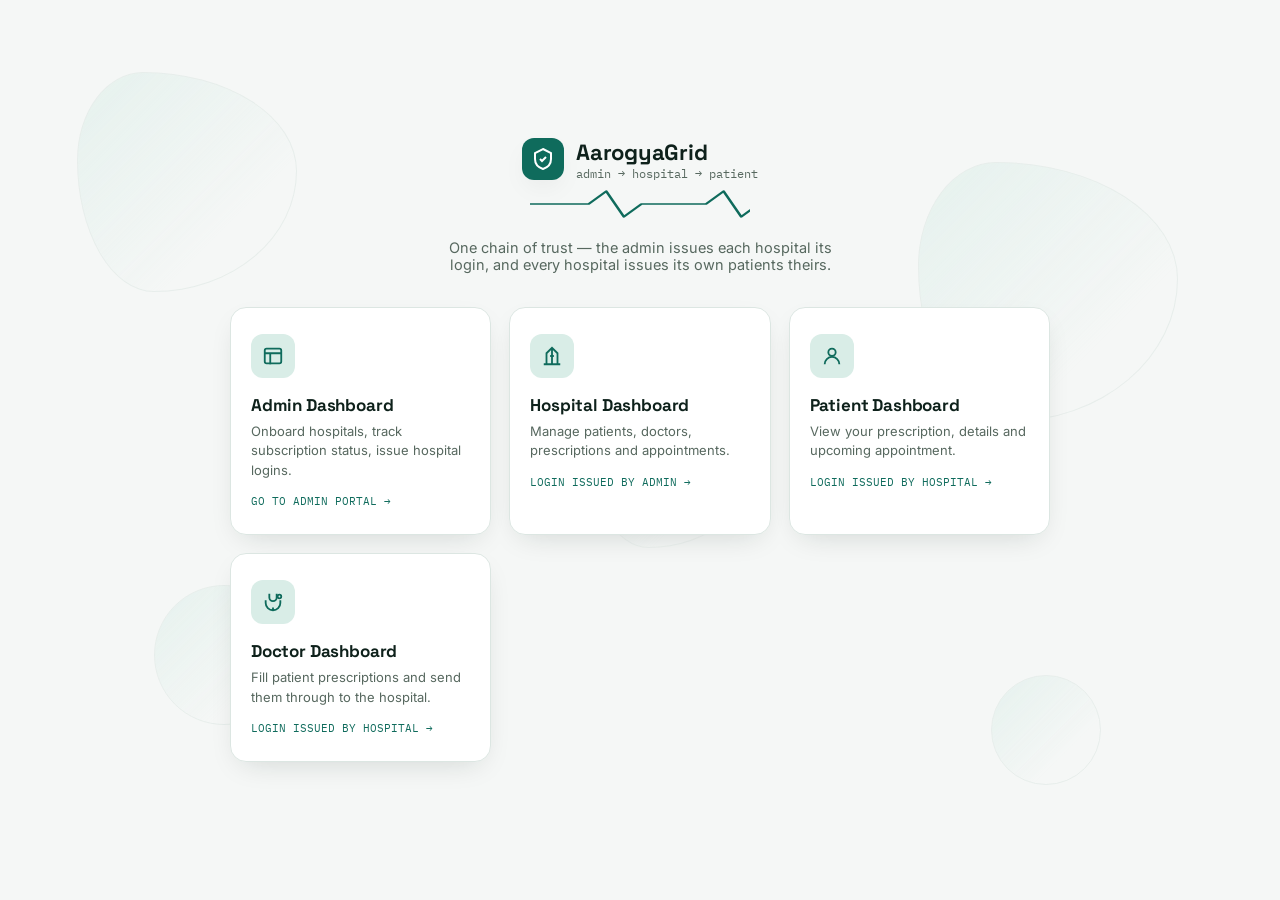
<file: frontend/index.html>
<!DOCTYPE html>
<html lang="en">
<head>
<meta charset="UTF-8">
<meta name="viewport" content="width=device-width, initial-scale=1.0">
<title>AarogyaGrid — Admin · Hospital · Patient</title>
<link rel="stylesheet" href="style.css">
</head>
<body>

<div class="bg-shapes" id="bgShapes">
  <span></span><span></span><span></span><span></span><span></span>
</div>

<!-- ============ AUTH SCREEN ============ -->
<section class="screen active" id="screen-auth">
  <div class="auth-shell">
    <div class="brand">
      <div class="brand-mark">
        <svg viewBox="0 0 24 24" fill="none" stroke-width="2"><path d="M12 2l8 4v6c0 5-3.4 8.5-8 10-4.6-1.5-8-5-8-10V6l8-4z"/><path d="M9 12l2 2 4-4"/></svg>
      </div>
      <div>
        <h1>AarogyaGrid</h1>
        <span>admin → hospital → patient</span>
      </div>
    </div>
    <div class="ecg" style="width:220px;margin-bottom:8px;">
      <svg viewBox="0 0 300 40" preserveAspectRatio="none"><path d="M0 20 L40 20 L52 5 L64 35 L76 20 L120 20 L132 5 L144 35 L156 20 L200 20 L212 5 L224 35 L236 20 L300 20 L312 5 L324 35 L336 20 L380 20 L392 5 L404 35 L416 20 L460 20 L472 5 L484 35 L496 20 L600 20"/></svg>
    </div>
    <p class="tagline">One chain of trust — the admin issues each hospital its login, and every hospital issues its own patients theirs.</p>

    <div class="role-select" id="roleSelect">
      <a class="role-card tilt" href="admin.html">
        <div class="icon"><svg viewBox="0 0 24 24" fill="none" stroke-width="2"><rect x="3" y="4" width="18" height="16" rx="2"/><path d="M3 9h18M9 21V9"/></svg></div>
        <h3>Admin Dashboard</h3>
        <p>Onboard hospitals, track subscription status, issue hospital logins.</p>
        <div class="chain">GO TO ADMIN PORTAL →</div>
      </a>
      <div class="role-card tilt" data-role="hospital">
        <div class="icon"><svg viewBox="0 0 24 24" fill="none" stroke-width="2"><path d="M12 3v18M3 21h18M6 21V9l6-6 6 6v12M10 12h4"/></svg></div>
        <h3>Hospital Dashboard</h3>
        <p>Manage patients, doctors, prescriptions and appointments.</p>
        <div class="chain">LOGIN ISSUED BY ADMIN →</div>
      </div>
      <div class="role-card tilt" data-role="patient">
        <div class="icon"><svg viewBox="0 0 24 24" fill="none" stroke-width="2"><circle cx="12" cy="8" r="4"/><path d="M4 21c0-4.4 3.6-8 8-8s8 3.6 8 8"/></svg></div>
        <h3>Patient Dashboard</h3>
        <p>View your prescription, details and upcoming appointment.</p>
        <div class="chain">LOGIN ISSUED BY HOSPITAL →</div>
      </div>
      <div class="role-card tilt" data-role="doctor">
        <div class="icon"><svg viewBox="0 0 24 24" fill="none" stroke-width="2"><path d="M8 3v4a4 4 0 008 0V3M4 10v3a8 8 0 0016 0v-3M12 21v-3"/><circle cx="19" cy="6" r="2"/></svg></div>
        <h3>Doctor Dashboard</h3>
        <p>Fill patient prescriptions and send them through to the hospital.</p>
        <div class="chain">LOGIN ISSUED BY HOSPITAL →</div>
      </div>
    </div>

    <!-- LOGIN / SIGNUP PANEL -->
    <div class="login-panel hidden" id="loginPanel">
      <button class="back-btn" id="backToRoles"><svg viewBox="0 0 24 24" fill="none" stroke-width="2"><path d="M15 18l-6-6 6-6"/></svg> Back</button>
      <h2 id="panelTitle">Hospital</h2>
      <p class="sub" id="panelSub">Sign in to your dashboard</p>

      <div class="err-msg" id="errMsg"></div>

      <form id="signinForm">
        <div class="field">
          <label id="signinIdLabel">Login ID</label>
          <input type="text" id="signinId" placeholder="e.g. hosp_sunrise" required>
        </div>
        <div class="field">
          <label>Password</label>
          <input type="password" id="signinPass" placeholder="••••••••" required>
        </div>
        <button class="btn btn-primary" type="submit">Sign In</button>
      </form>
    </div>
  </div>
</section>

<!-- ============ DASHBOARD SCREEN ============ -->
<section class="screen" id="screen-dash">
  <div class="dash-wrap">
    <aside class="sidebar">
      <div class="brand">
        <div class="brand-mark" style="width:34px;height:34px;">
          <svg viewBox="0 0 24 24" fill="none" stroke-width="2" style="width:18px;height:18px;"><path d="M12 2l8 4v6c0 5-3.4 8.5-8 10-4.6-1.5-8-5-8-10V6l8-4z"/></svg>
        </div>
        <h1>AarogyaGrid</h1>
        <button class="sidebar-toggle" id="sidebarToggle" title="Collapse sidebar">
          <svg viewBox="0 0 24 24" fill="none" stroke-width="2"><path d="M15 18l-6-6 6-6"/></svg>
        </button>
      </div>

      <nav id="navItems"></nav>
      <div class="nav-spacer"></div>

      <div class="theme-toggle" id="themeToggle">
        <span id="themeLabel">Night Mode</span>
        <svg id="themeIcon" viewBox="0 0 24 24" fill="none" stroke-width="2" stroke="currentColor"><path d="M21 12.8A9 9 0 1111.2 3 7 7 0 0021 12.8z"/></svg>
      </div>

      <div class="profile-strip" id="profileStrip">
        <div class="avatar" id="sideAvatar">?</div>
        <div class="who">
          <b id="sideName">—</b>
          <span id="sideId">—</span>
        </div>
      </div>
      <button class="btn logout-btn" id="logoutBtn">
        <svg viewBox="0 0 24 24" fill="none" stroke-width="2"><path d="M9 21H5a2 2 0 01-2-2V5a2 2 0 012-2h4M16 17l5-5-5-5M21 12H9"/></svg>
        <span>Log Out</span>
      </button>
    </aside>

    <main class="content">

      <!-- ================= HOSPITAL: OVERVIEW ================= -->
      <div class="section" data-section="hospital-overview">
        <div class="content-head">
          <div><h2 id="hospGreetName">Hospital Dashboard</h2><p>Patients, doctors, prescriptions and appointments — all in one place.</p></div>
        </div>
        <div id="hospSubBanner"></div>
        <div class="stat-grid">
          <div class="stat-card tilt acc-primary"><div class="n" id="statTotalPatients">0</div><div class="l">Patients added</div></div>
          <div class="stat-card tilt acc-accent"><div class="n" id="statTotalDoctors">0</div><div class="l">Doctors on record</div></div>
          <div class="stat-card tilt" style="color:var(--success)"><div class="n" id="statUpcomingAppts">0</div><div class="l">Upcoming appointments</div></div>
        </div>
      </div>

      <!-- ================= HOSPITAL: PATIENTS ================= -->
      <div class="section" data-section="hospital-patients">
        <div class="content-head">
          <div><h2>Patients</h2><p>Add a patient's record, prescription and appointment date, then share their login.</p></div>
        </div>
        <div class="panel">
          <div class="panel-head">
            <div><h3>Patient Records</h3><p>You add every patient yourself — nothing here is generated automatically.</p></div>
            <button class="btn btn-primary btn-sm" id="toggleAddPatient">+ Add Patient</button>
          </div>

          <form class="form-grid hidden" id="addPatientForm" style="margin-bottom:18px;">
            <div class="field"><label>Patient Name</label><input required id="p_name" placeholder="Full name"></div>
            <div class="field"><label>Age / Gender</label><input required id="p_age" placeholder="e.g. 34 / Female"></div>
            <div class="field"><label>Login ID for patient</label><input required id="p_id" placeholder="e.g. pat_asha"></div>
            <div class="field"><label>Password for patient</label><input required id="p_pass" placeholder="Set a password"></div>
            <div class="field"><label>Phone Number</label><input required id="p_phone" placeholder="Patient phone"></div>
            <div class="field"><label>Appointment Date</label><input required type="date" id="p_appt"></div>
            <div class="field full"><label>Prescription</label><textarea id="p_rx" placeholder="Medicines, dosage, instructions..."></textarea></div>
            <div class="field full"><label>Prescription Photo (optional)</label><input type="file" id="p_rx_image" accept="image/*"></div>
            <div class="full" style="display:flex;gap:10px;">
              <button class="btn btn-primary" type="submit">Save Patient</button>
              <button class="btn btn-ghost" type="button" id="cancelAddPatient">Cancel</button>
            </div>
          </form>

          <div class="list" id="patientList"></div>
        </div>
      </div>

      <!-- ================= HOSPITAL: DOCTORS ================= -->
      <div class="section" data-section="hospital-doctors">
        <div class="content-head">
          <div><h2>Doctors</h2><p>Keep a record of the doctors practising at your hospital.</p></div>
        </div>
        <div class="panel">
          <div class="panel-head">
            <div><h3>Doctor Records</h3><p></p></div>
            <button class="btn btn-primary btn-sm" id="toggleAddDoctor">+ Add Doctor</button>
          </div>

          <form class="form-grid hidden" id="addDoctorForm" style="margin-bottom:18px;">
            <div class="field"><label>Doctor Name</label><input required id="d_name" placeholder="Dr. full name"></div>
            <div class="field"><label>Specialization</label><input required id="d_spec" placeholder="e.g. Cardiology"></div>
            <div class="field"><label>Login ID for doctor</label><input required id="d_id" placeholder="e.g. doc_sharma"></div>
            <div class="field"><label>Password for doctor</label><input required id="d_pass" placeholder="Set a password"></div>
            <div class="field"><label>Phone</label><input required id="d_phone" placeholder="Doctor phone"></div>
            <div class="field"><label>Available Days</label><input id="d_days" placeholder="e.g. Mon, Wed, Fri"></div>
            <div class="full" style="display:flex;gap:10px;">
              <button class="btn btn-primary" type="submit">Save Doctor</button>
              <button class="btn btn-ghost" type="button" id="cancelAddDoctor">Cancel</button>
            </div>
          </form>

          <div class="list" id="doctorList"></div>
        </div>
      </div>

      <!-- ================= HOSPITAL: DOCTOR ↔ PATIENT ASSIGNMENTS ================= -->
      <div class="section" data-section="hospital-assignments">
        <div class="content-head">
          <div><h2>Doctor Assignments</h2><p>Prescriptions doctors have filled in, grouped by doctor — review, then push through to the patient.</p></div>
        </div>
        <div class="panel">
          <div class="panel-head">
            <div><h3>Which doctor has which patient</h3><p>Pending items haven't reached the patient's dashboard yet.</p></div>
          </div>
          <div id="assignmentsWrap"></div>
        </div>
      </div>

      <!-- ================= DOCTOR: OVERVIEW ================= -->
      <div class="section" data-section="doctor-overview">
        <div class="content-head">
          <div><h2 id="doctorGreetName">Doctor Dashboard</h2><p>Fill a patient's prescription and send it to your hospital.</p></div>
        </div>
        <div class="stat-grid">
          <div class="stat-card tilt acc-primary"><div class="n" id="statDoctorConsults">0</div><div class="l">Consultations submitted</div></div>
          <div class="stat-card tilt acc-accent"><div class="n" id="statDoctorPatients">0</div><div class="l">Patients handled</div></div>
          <div class="stat-card tilt" style="color:var(--success)"><div class="n" id="statDoctorApplied">0</div><div class="l">Reached patient dashboard</div></div>
        </div>
      </div>

      <!-- ================= DOCTOR: PATIENTS (fill a prescription) ================= -->
      <div class="section" data-section="doctor-patients">
        <div class="content-head">
          <div><h2>Hospital Patients</h2><p>Pick a patient and fill in their prescription — it goes to your hospital's dashboard for review.</p></div>
        </div>
        <div class="panel">
          <div class="panel-head">
            <div><h3>Add a Consultation</h3><p></p></div>
          </div>
          <form class="form-grid" id="addConsultForm">
            <div class="field full">
              <label>Patient</label>
              <select class="select-native" id="c_patient" required></select>
            </div>
            <div class="field"><label>Visit Date</label><input type="date" id="c_visit"></div>
            <div class="field full"><label>Prescription</label><textarea id="c_rx" placeholder="Medicines, dosage, instructions..." required></textarea></div>
            <div class="field full"><label>Notes (optional)</label><textarea id="c_notes" placeholder="Diagnosis, follow-up notes..."></textarea></div>
            <div class="full">
              <button class="btn btn-primary" type="submit">Send to Hospital</button>
            </div>
          </form>
        </div>
      </div>

      <!-- ================= DOCTOR: MY CONSULTATIONS ================= -->
      <div class="section" data-section="doctor-consultations">
        <div class="content-head">
          <div><h2>My Consultations</h2><p>Everything you've submitted, and whether it has reached the patient yet.</p></div>
        </div>
        <div class="panel">
          <div class="list" id="doctorConsultList"></div>
        </div>
      </div>

      <!-- ================= PATIENT: OVERVIEW ================= -->
      <div class="section" data-section="patient-overview">
        <div class="content-head">
          <div><h2 id="patientGreet">Welcome</h2><p>Your prescription, appointment and hospital details.</p></div>
        </div>
        <div id="patientNotifyWrap"></div>
        <div id="patientNextMeet"></div>

        <div class="panel">
          <div class="panel-head"><div><h3>Your Prescription</h3><p>Issued by your hospital</p></div></div>
          <p id="patientRx" style="font-size:14.5px;line-height:1.7;color:var(--ink);"></p>
          <img id="patientRxImage" class="rx-image hidden" alt="Prescription photo">
        </div>

        <div class="panel">
          <div class="panel-head"><div><h3>Your Details</h3></div></div>
          <div class="form-grid" id="patientDetailsGrid"></div>
        </div>
      </div>

    </main>
  </div>
</section>

<!-- ============ PROFILE MODAL ============ -->
<div class="modal-overlay hidden" id="profileModal">
  <div class="modal">
    <button class="modal-close" id="closeProfileModal"><svg viewBox="0 0 24 24" fill="none" stroke-width="2"><path d="M18 6L6 18M6 6l12 12"/></svg></button>

    <div class="id-badge">
      <div class="bhead">
        <div class="bavatar" id="modalAvatar">
          <span id="modalAvatarText">?</span>
          <input type="file" id="avatarInput" accept="image/*" title="Click to change photo">
        </div>
        <div>
          <div class="bname" id="modalName">—</div>
          <div class="brole" id="modalRole">role</div>
        </div>
      </div>
      <div class="bbar"></div>
    </div>

    <form id="profileForm">
      <div id="profileFields"></div>
      <button class="btn btn-primary" type="submit" style="margin-top:6px;">Save Changes</button>
    </form>
  </div>
</div>

<div class="toast-wrap" id="toastWrap"></div>

<script src="shared.js"></script>
<script src="app.js"></script>
</body>
</html>
</file>
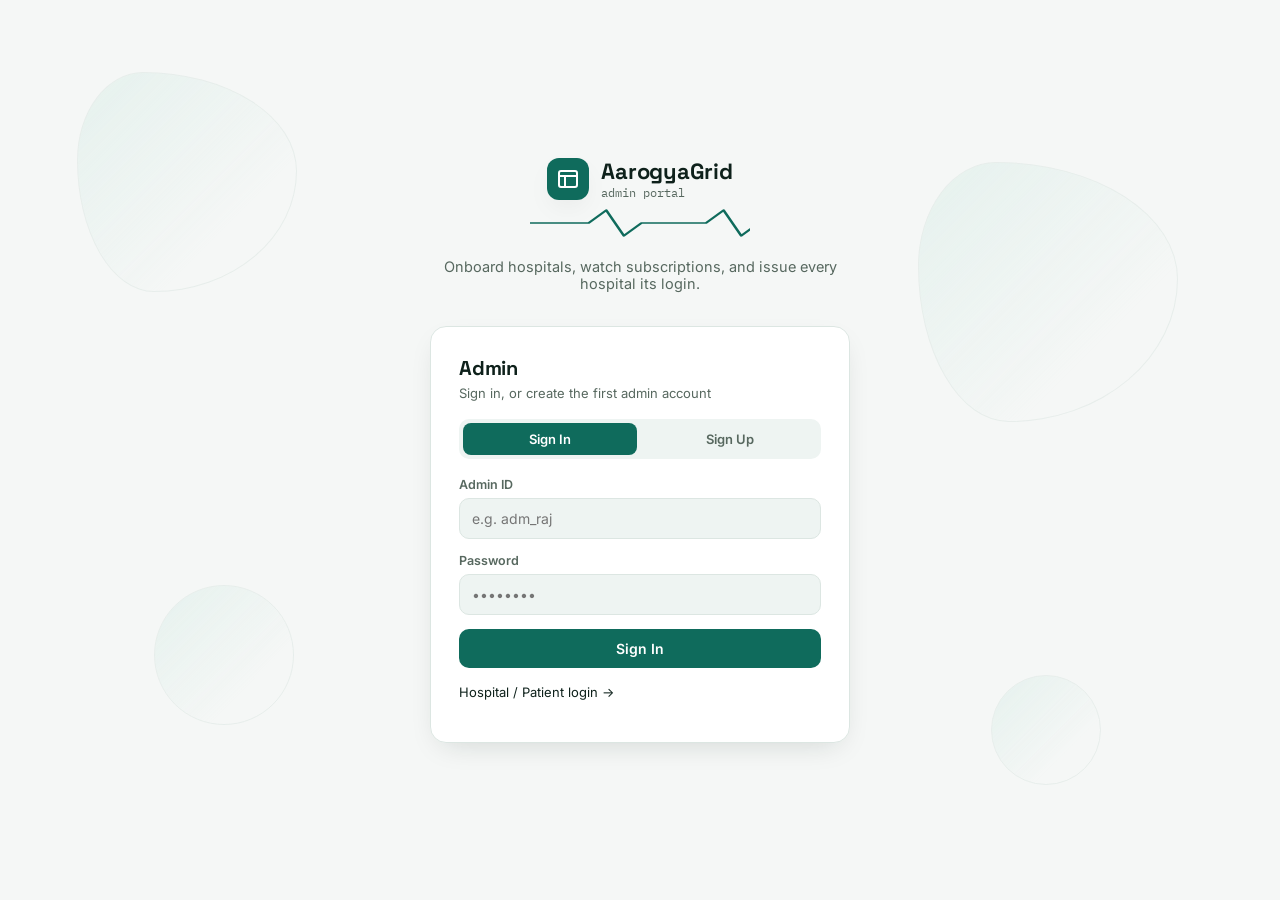
<file: frontend/admin.html>
<!DOCTYPE html>
<html lang="en">
<head>
<meta charset="UTF-8">
<meta name="viewport" content="width=device-width, initial-scale=1.0">
<title>AarogyaGrid — Admin Portal</title>
<link rel="stylesheet" href="style.css">
</head>
<body>

<div class="bg-shapes" id="bgShapes">
  <span></span><span></span><span></span><span></span><span></span>
</div>

<!-- ============ AUTH SCREEN ============ -->
<section class="screen active" id="screen-auth">
  <div class="auth-shell">
    <div class="brand">
      <div class="brand-mark">
        <svg viewBox="0 0 24 24" fill="none" stroke-width="2"><rect x="3" y="4" width="18" height="16" rx="2"/><path d="M3 9h18M9 21V9"/></svg>
      </div>
      <div>
        <h1>AarogyaGrid</h1>
        <span>admin portal</span>
      </div>
    </div>
    <div class="ecg" style="width:220px;margin-bottom:8px;">
      <svg viewBox="0 0 300 40" preserveAspectRatio="none"><path d="M0 20 L40 20 L52 5 L64 35 L76 20 L120 20 L132 5 L144 35 L156 20 L200 20 L212 5 L224 35 L236 20 L300 20 L312 5 L324 35 L336 20 L380 20 L392 5 L404 35 L416 20 L460 20 L472 5 L484 35 L496 20 L600 20"/></svg>
    </div>
    <p class="tagline">Onboard hospitals, watch subscriptions, and issue every hospital its login.</p>

    <div class="login-panel" id="loginPanel">
      <h2 id="panelTitle">Admin</h2>
      <p class="sub" id="panelSub">Sign in, or create the first admin account</p>

      <div class="tabs" id="authTabs">
        <button data-tab="signin" class="active">Sign In</button>
        <button data-tab="signup">Sign Up</button>
      </div>

      <div class="err-msg" id="errMsg"></div>

      <form id="signinForm">
        <div class="field">
          <label>Admin ID</label>
          <input type="text" id="signinId" placeholder="e.g. adm_raj" required>
        </div>
        <div class="field">
          <label>Password</label>
          <input type="password" id="signinPass" placeholder="••••••••" required>
        </div>
        <button class="btn btn-primary" type="submit">Sign In</button>
      </form>

      <form id="signupForm" class="hidden">
        <div class="field">
          <label>Full Name</label>
          <input type="text" id="suName" placeholder="Your name" required>
        </div>
        <div class="field">
          <label>Choose Login ID</label>
          <input type="text" id="suId" placeholder="e.g. adm_raj" required>
        </div>
        <div class="field">
          <label>Password</label>
          <input type="password" id="suPass" placeholder="Create a password" required>
        </div>
        <div class="field">
          <label>Mobile Number</label>
          <input type="tel" id="suMobile" placeholder="10-digit mobile number" required>
        </div>
        <button class="btn btn-primary" type="submit">Create Admin Account</button>
      </form>

      <a href="index.html" class="back-btn" style="margin-top:16px;justify-content:center;text-decoration:none;">
        Hospital / Patient login →
      </a>
    </div>
  </div>
</section>

<!-- ============ DASHBOARD SCREEN ============ -->
<section class="screen" id="screen-dash">
  <div class="dash-wrap">
    <aside class="sidebar">
      <div class="brand">
        <div class="brand-mark" style="width:34px;height:34px;">
          <svg viewBox="0 0 24 24" fill="none" stroke-width="2" style="width:18px;height:18px;"><rect x="3" y="4" width="18" height="16" rx="2"/><path d="M3 9h18M9 21V9"/></svg>
        </div>
        <h1>AarogyaGrid</h1>
        <button class="sidebar-toggle" id="sidebarToggle" title="Collapse sidebar">
          <svg viewBox="0 0 24 24" fill="none" stroke-width="2"><path d="M15 18l-6-6 6-6"/></svg>
        </button>
      </div>

      <nav id="navItems">
        <div class="nav-item active" data-nav="admin-overview">
          <svg viewBox="0 0 24 24" fill="none" stroke-width="2"><rect x="3" y="4" width="18" height="16" rx="2"/><path d="M3 9h18M9 21V9"/></svg>
          <span>Hospitals</span>
        </div>
      </nav>
      <div class="nav-spacer"></div>

      <a href="index.html" class="nav-item" style="text-decoration:none;">
        <svg viewBox="0 0 24 24" fill="none" stroke-width="2"><path d="M10 14a4 4 0 006 0l3-3a4 4 0 00-6-6l-1 1M14 10a4 4 0 00-6 0l-3 3a4 4 0 006 6l1-1"/></svg>
        <span>Hospital / Patient portal</span>
      </a>

      <div class="theme-toggle" id="themeToggle">
        <span id="themeLabel">Night Mode</span>
        <svg id="themeIcon" viewBox="0 0 24 24" fill="none" stroke-width="2" stroke="currentColor"><path d="M21 12.8A9 9 0 1111.2 3 7 7 0 0021 12.8z"/></svg>
      </div>

      <div class="profile-strip" id="profileStrip">
        <div class="avatar" id="sideAvatar">?</div>
        <div class="who">
          <b id="sideName">—</b>
          <span id="sideId">—</span>
        </div>
      </div>
      <button class="btn logout-btn" id="logoutBtn">
        <svg viewBox="0 0 24 24" fill="none" stroke-width="2"><path d="M9 21H5a2 2 0 01-2-2V5a2 2 0 012-2h4M16 17l5-5-5-5M21 12H9"/></svg>
        <span>Log Out</span>
      </button>
    </aside>

    <main class="content">
      <div class="section active" data-section="admin-overview">
        <div class="content-head">
          <div><h2>Hospital Network</h2><p>Every hospital you have onboarded, and whether its subscription is live.</p></div>
        </div>
        <div class="stat-grid">
          <div class="stat-card tilt acc-primary"><div class="n" id="statTotalHosp">0</div><div class="l">Hospitals added</div></div>
          <div class="stat-card tilt" style="color:var(--success)"><div class="n" id="statActiveHosp">0</div><div class="l">Active subscriptions</div></div>
          <div class="stat-card tilt acc-danger"><div class="n" id="statExpiredHosp">0</div><div class="l">Expired subscriptions</div></div>
          <div class="stat-card tilt acc-accent"><div class="n" id="statUsingHosp">0</div><div class="l">Hospitals actively in use</div></div>
        </div>

        <div class="panel">
          <div class="panel-head">
            <div><h3>Registered Hospitals</h3><p>Onboard a new hospital and hand them the generated ID / password.</p></div>
            <button class="btn btn-primary btn-sm" id="toggleAddHospital">+ Add Hospital</button>
          </div>

          <form class="form-grid hidden" id="addHospitalForm" style="margin-bottom:18px;">
            <div class="field"><label>Hospital Name</label><input required id="h_name" placeholder="e.g. Sunrise Multispeciality"></div>
            <div class="field"><label>Login ID for hospital</label><input required id="h_id" placeholder="e.g. hosp_sunrise"></div>
            <div class="field"><label>Password for hospital</label><input required id="h_pass" placeholder="Set a password"></div>
            <div class="field"><label>Contact Phone</label><input required id="h_phone" placeholder="Hospital phone"></div>
            <div class="field"><label>Subscription Expiry Date</label><input required type="date" id="h_expiry"></div>
            <div class="field"><label>City / Address</label><input id="h_addr" placeholder="Optional"></div>
            <div class="full" style="display:flex;gap:10px;">
              <button class="btn btn-primary" type="submit">Save Hospital</button>
              <button class="btn btn-ghost" type="button" id="cancelAddHospital">Cancel</button>
            </div>
          </form>

          <div class="list" id="hospitalList"></div>
        </div>
      </div>
    </main>
  </div>
</section>

<!-- ============ PROFILE MODAL ============ -->
<div class="modal-overlay hidden" id="profileModal">
  <div class="modal">
    <button class="modal-close" id="closeProfileModal"><svg viewBox="0 0 24 24" fill="none" stroke-width="2"><path d="M18 6L6 18M6 6l12 12"/></svg></button>

    <div class="id-badge">
      <div class="bhead">
        <div class="bavatar" id="modalAvatar">
          <span id="modalAvatarText">?</span>
          <input type="file" id="avatarInput" accept="image/*" title="Click to change photo">
        </div>
        <div>
          <div class="bname" id="modalName">—</div>
          <div class="brole" id="modalRole">admin account</div>
        </div>
      </div>
      <div class="bbar"></div>
    </div>

    <form id="profileForm">
      <div id="profileFields"></div>
      <button class="btn btn-primary" type="submit" style="margin-top:6px;">Save Changes</button>
    </form>
  </div>
</div>

<div class="toast-wrap" id="toastWrap"></div>

<script src="shared.js"></script>
<script src="admin.js"></script>
</body>
</html>
</file>
<file: frontend/style.css>
/* ============================================================
   AarogyaGrid — Admin → Hospital → Patient credential chain
   ============================================================ */

@import url('https://fonts.googleapis.com/css2?family=Space+Grotesk:wght@500;600;700&family=Inter:wght@400;500;600;700&family=IBM+Plex+Mono:wght@400;500;600&display=swap');

:root{
  --bg:#F5F7F6;
  --surface:#FFFFFF;
  --surface-2:#EEF4F2;
  --ink:#0E211B;
  --ink-dim:#57685F;
  --primary:#0F6B5C;
  --primary-2:#12876F;
  --primary-soft:#D9EDE7;
  --accent:#C97C1F;
  --accent-soft:#F6E4C7;
  --danger:#B33A3A;
  --danger-soft:#F5DADA;
  --success:#2E9E6C;
  --success-soft:#D9F0E4;
  --border:#DCE6E2;
  --shadow:0 10px 30px -12px rgba(14,33,27,.18);
  --font-display:'Space Grotesk',sans-serif;
  --font-body:'Inter',sans-serif;
  --font-mono:'IBM Plex Mono',monospace;
  --radius:16px;
  color-scheme:light;
}

body.dark{
  --bg:#08120F;
  --surface:#101B18;
  --surface-2:#152420;
  --ink:#E8F3EF;
  --ink-dim:#8FA69D;
  --primary:#2FD9AC;
  --primary-2:#56E8C4;
  --primary-soft:#123B31;
  --accent:#F2B84B;
  --accent-soft:#3A2C13;
  --danger:#FF7B7B;
  --danger-soft:#3B1717;
  --success:#4FD68C;
  --success-soft:#123322;
  --border:#1D2B27;
  --shadow:0 10px 34px -12px rgba(0,0,0,.55);
  color-scheme:dark;
}

*{box-sizing:border-box;}
html,body{height:100%;}
body{
  margin:0;
  background:var(--bg);
  color:var(--ink);
  font-family:var(--font-body);
  -webkit-font-smoothing:antialiased;
  transition:background .35s ease,color .35s ease;
  overflow-x:hidden;
}
h1,h2,h3,h4{font-family:var(--font-display);margin:0;letter-spacing:-.01em;}
p{margin:0;}
button{font-family:var(--font-body);}
input,select,textarea{font-family:var(--font-body);}
::selection{background:var(--primary);color:#fff;}

.mono{font-family:var(--font-mono);}

/* ---------- utility ---------- */
.hidden{display:none !important;}
.screen{display:none;min-height:100vh;}
.screen.active{display:block;}

/* ---------- floating 3D backdrop shapes ---------- */
.bg-shapes{position:fixed;inset:0;overflow:hidden;z-index:0;pointer-events:none;perspective:1000px;}
.bg-shapes span{
  position:absolute;
  border-radius:30% 70% 65% 35%/40% 45% 55% 60%;
  background:linear-gradient(135deg,var(--primary-soft),transparent 70%);
  border:1px solid var(--border);
  opacity:.55;
  animation:float 16s ease-in-out infinite;
  transform-style:preserve-3d;
}
.bg-shapes span:nth-child(1){width:220px;height:220px;top:8%;left:6%;animation-duration:18s;}
.bg-shapes span:nth-child(2){width:140px;height:140px;top:65%;left:12%;animation-duration:14s;animation-delay:-4s;border-radius:50%;}
.bg-shapes span:nth-child(3){width:260px;height:260px;top:18%;right:8%;animation-duration:20s;animation-delay:-8s;}
.bg-shapes span:nth-child(4){width:110px;height:110px;top:75%;right:14%;animation-duration:12s;animation-delay:-2s;border-radius:50%;}
.bg-shapes span:nth-child(5){width:170px;height:170px;top:42%;left:46%;animation-duration:22s;animation-delay:-10s;opacity:.35;}
@keyframes float{
  0%,100%{transform:translate3d(0,0,0) rotateX(0deg) rotateY(0deg);}
  25%{transform:translate3d(18px,-24px,30px) rotateX(12deg) rotateY(-10deg);}
  50%{transform:translate3d(-14px,16px,-20px) rotateX(-8deg) rotateY(14deg);}
  75%{transform:translate3d(10px,26px,10px) rotateX(6deg) rotateY(-6deg);}
}

/* ---------- ECG signature motif ---------- */
.ecg{width:100%;height:34px;overflow:hidden;}
.ecg svg{width:200%;height:100%;animation:ecgmove 5.5s linear infinite;}
.ecg path{fill:none;stroke:var(--primary);stroke-width:2;stroke-linecap:round;stroke-linejoin:round;}
@keyframes ecgmove{from{transform:translateX(0);}to{transform:translateX(-50%);}}

/* ============================================================
   AUTH SCREEN
   ============================================================ */
.auth-shell{position:relative;z-index:1;min-height:100vh;display:flex;flex-direction:column;align-items:center;justify-content:center;padding:32px 20px;}
.brand{display:flex;align-items:center;gap:12px;margin-bottom:6px;}
.brand-mark{width:42px;height:42px;border-radius:12px;background:var(--primary);display:flex;align-items:center;justify-content:center;transform:rotateY(0deg);transition:transform .6s ease;box-shadow:var(--shadow);}
.brand-mark svg{width:24px;height:24px;stroke:#fff;}
.brand:hover .brand-mark{transform:rotateY(360deg);}
.brand h1{font-size:22px;color:var(--ink);}
.brand span{display:block;font-size:12px;color:var(--ink-dim);font-family:var(--font-mono);}

.tagline{margin:10px 0 34px;color:var(--ink-dim);font-size:14.5px;text-align:center;max-width:420px;}

.role-select{display:grid;grid-template-columns:repeat(3,1fr);gap:18px;max-width:820px;width:100%;}
.role-card{
  background:var(--surface);border:1px solid var(--border);border-radius:var(--radius);
  padding:26px 20px;text-align:left;cursor:pointer;position:relative;overflow:hidden;
  box-shadow:var(--shadow);transform-style:preserve-3d;transition:transform .15s ease,border-color .2s ease;
}
.role-card:hover{border-color:var(--primary);}
a.role-card,a.back-btn{text-decoration:none;color:inherit;}
.role-card .icon{width:44px;height:44px;border-radius:12px;background:var(--primary-soft);display:flex;align-items:center;justify-content:center;margin-bottom:16px;}
.role-card .icon svg{width:22px;height:22px;stroke:var(--primary);}
.role-card h3{font-size:17px;margin-bottom:6px;}
.role-card p{font-size:13px;color:var(--ink-dim);line-height:1.5;}
.role-card .chain{margin-top:14px;font-family:var(--font-mono);font-size:11px;color:var(--primary);}

.login-panel{background:var(--surface);border:1px solid var(--border);border-radius:var(--radius);box-shadow:var(--shadow);width:100%;max-width:420px;padding:28px;position:relative;z-index:1;}
.back-btn{display:inline-flex;align-items:center;gap:6px;background:none;border:none;color:var(--ink-dim);font-size:13px;cursor:pointer;padding:0;margin-bottom:14px;}
.back-btn svg{width:14px;height:14px;stroke:var(--ink-dim);}
.login-panel h2{font-size:20px;margin-bottom:4px;}
.login-panel .sub{font-size:13px;color:var(--ink-dim);margin-bottom:18px;}

.tabs{display:flex;gap:6px;background:var(--surface-2);padding:4px;border-radius:10px;margin-bottom:18px;}
.tabs button{flex:1;padding:8px 10px;border:none;background:transparent;border-radius:8px;font-size:13px;font-weight:600;color:var(--ink-dim);cursor:pointer;transition:all .2s ease;}
.tabs button.active{background:var(--primary);color:#fff;}

.field{margin-bottom:14px;}
.field label{display:block;font-size:12.5px;font-weight:600;color:var(--ink-dim);margin-bottom:6px;}
.field input,.field select,.field textarea{
  width:100%;padding:11px 12px;border-radius:10px;border:1px solid var(--border);
  background:var(--surface-2);color:var(--ink);font-size:14px;outline:none;transition:border-color .2s ease;
}
.field input:focus,.field select:focus,.field textarea:focus{border-color:var(--primary);}
.field textarea{resize:vertical;min-height:80px;}
.field .hint{font-size:11.5px;color:var(--ink-dim);margin-top:5px;}

.btn{
  display:inline-flex;align-items:center;justify-content:center;gap:8px;
  padding:11px 18px;border-radius:10px;border:none;font-weight:600;font-size:14px;cursor:pointer;
  transition:transform .12s ease,filter .2s ease;
}
.btn:active{transform:scale(.97);}
.btn-primary{background:var(--primary);color:#fff;width:100%;}
.btn-primary:hover{filter:brightness(1.08);}
.btn-ghost{background:var(--surface-2);color:var(--ink);border:1px solid var(--border);}
.btn-danger{background:var(--danger-soft);color:var(--danger);}
.btn-sm{padding:7px 12px;font-size:12.5px;border-radius:8px;}
.btn svg{width:15px;height:15px;}

.err-msg{background:var(--danger-soft);color:var(--danger);font-size:13px;padding:9px 12px;border-radius:8px;margin-bottom:12px;display:none;}
.err-msg.show{display:block;}

/* ============================================================
   DASHBOARD LAYOUT
   ============================================================ */
.dash-wrap{display:flex;min-height:100vh;}
.sidebar{
  width:230px;flex-shrink:0;background:var(--surface);border-right:1px solid var(--border);
  display:flex;flex-direction:column;padding:22px 16px;position:sticky;top:0;height:100vh;
}
.sidebar .brand{margin-bottom:24px;padding-left:4px;}
.sidebar .brand h1{font-size:16.5px;}
.nav-item{
  display:flex;align-items:center;gap:11px;padding:10px 12px;border-radius:10px;cursor:pointer;
  color:var(--ink-dim);font-size:13.5px;font-weight:600;margin-bottom:3px;transition:background .18s ease,color .18s ease;
}
.nav-item svg{width:17px;height:17px;stroke:currentColor;flex-shrink:0;}
.nav-item:hover{background:var(--surface-2);color:var(--ink);}
.nav-item.active{background:var(--primary-soft);color:var(--primary);}
.nav-spacer{flex:1;}
.theme-toggle{
  display:flex;align-items:center;justify-content:space-between;background:var(--surface-2);
  border-radius:10px;padding:9px 12px;cursor:pointer;margin-bottom:10px;font-size:12.5px;font-weight:600;color:var(--ink-dim);
}
.theme-toggle svg{width:15px;height:15px;}
.profile-strip{
  display:flex;align-items:center;gap:10px;padding:9px;border-radius:10px;cursor:pointer;border:1px solid var(--border);background:var(--surface-2);
  transition:border-color .2s ease;
}
.profile-strip:hover{border-color:var(--primary);}
.avatar{width:34px;height:34px;border-radius:9px;background:var(--primary);color:#fff;display:flex;align-items:center;justify-content:center;font-weight:700;font-size:13px;flex-shrink:0;background-size:cover;background-position:center;}
.profile-strip .who{overflow:hidden;}
.profile-strip .who b{display:block;font-size:12.5px;white-space:nowrap;overflow:hidden;text-overflow:ellipsis;}
.profile-strip .who span{font-size:10.5px;color:var(--ink-dim);font-family:var(--font-mono);}
.logout-btn{margin-top:8px;width:100%;justify-content:flex-start;background:transparent;color:var(--danger);}
.logout-btn:hover{background:var(--danger-soft);}

/* collapsible sidebar */
.sidebar-toggle{
  display:flex;align-items:center;justify-content:center;width:28px;height:28px;border-radius:8px;
  background:var(--surface-2);border:1px solid var(--border);color:var(--ink-dim);cursor:pointer;
  flex-shrink:0;transition:background .18s ease,color .18s ease;
}
.sidebar-toggle:hover{background:var(--primary-soft);color:var(--primary);}
.sidebar-toggle svg{width:14px;height:14px;transition:transform .25s ease;}
.sidebar .brand{display:flex;align-items:center;justify-content:space-between;gap:8px;}
.sidebar.collapsed{width:76px;padding-left:12px;padding-right:12px;}
.sidebar.collapsed .brand > div:not(.brand-mark){display:none;}
.sidebar.collapsed .brand{justify-content:center;}
.sidebar.collapsed .sidebar-toggle{position:absolute;top:18px;right:-14px;background:var(--surface);box-shadow:var(--shadow);}
.sidebar.collapsed{position:sticky;}
.sidebar.collapsed .sidebar-toggle svg{transform:rotate(180deg);}
.sidebar.collapsed .nav-item span,
.sidebar.collapsed .theme-toggle span,
.sidebar.collapsed .profile-strip .who,
.sidebar.collapsed .logout-btn span{display:none;}
.sidebar.collapsed .nav-item,.sidebar.collapsed .theme-toggle,.sidebar.collapsed .logout-btn{justify-content:center;}
.sidebar.collapsed .profile-strip{justify-content:center;}
.sidebar{position:relative;transition:width .22s ease,padding .22s ease;}

.content{flex:1;padding:26px 34px 60px;max-width:1180px;}
.content-head{display:flex;align-items:flex-end;justify-content:space-between;margin-bottom:6px;flex-wrap:wrap;gap:10px;}
.content-head h2{font-size:24px;}
.content-head p{color:var(--ink-dim);font-size:13.5px;margin-top:4px;}
.section{display:none;}
.section.active{display:block;animation:fadeUp .35s ease;}
@keyframes fadeUp{from{opacity:0;transform:translateY(8px);}to{opacity:1;transform:translateY(0);}}

/* stat cards */
.stat-grid{display:grid;grid-template-columns:repeat(auto-fit,minmax(190px,1fr));gap:16px;margin:22px 0 28px;}
.stat-card{
  background:var(--surface);border:1px solid var(--border);border-radius:var(--radius);padding:18px 20px;
  box-shadow:var(--shadow);transform-style:preserve-3d;transition:transform .1s ease;
}
.stat-card .n{font-family:var(--font-display);font-size:30px;font-weight:700;}
.stat-card .l{font-size:12.5px;color:var(--ink-dim);margin-top:4px;}
.stat-card.acc-primary .n{color:var(--primary);}
.stat-card.acc-accent .n{color:var(--accent);}
.stat-card.acc-danger .n{color:var(--danger);}

/* generic card / panel */
.panel{background:var(--surface);border:1px solid var(--border);border-radius:var(--radius);padding:22px;box-shadow:var(--shadow);margin-bottom:22px;}
.panel-head{display:flex;align-items:center;justify-content:space-between;margin-bottom:16px;}
.panel-head h3{font-size:16px;}
.panel-head p{font-size:12.5px;color:var(--ink-dim);margin-top:2px;}

.form-grid{display:grid;grid-template-columns:1fr 1fr;gap:14px 16px;}
.form-grid .full{grid-column:1/-1;}
@media(max-width:640px){.form-grid{grid-template-columns:1fr;}}

/* list rows */
.list{display:flex;flex-direction:column;gap:10px;}
.row-card{
  border:1px solid var(--border);border-radius:12px;padding:14px 16px;display:flex;align-items:center;gap:14px;
  background:var(--surface-2);
}
.row-card .r-avatar{width:40px;height:40px;border-radius:10px;background:var(--primary-soft);color:var(--primary);display:flex;align-items:center;justify-content:center;font-weight:700;font-size:14px;flex-shrink:0;}
.row-card .r-info{flex:1;min-width:0;}
.row-card .r-info b{font-size:14px;display:block;}
.row-card .r-info .meta{font-size:12px;color:var(--ink-dim);margin-top:2px;display:flex;gap:12px;flex-wrap:wrap;font-family:var(--font-mono);}
.row-card .r-actions{display:flex;gap:8px;flex-shrink:0;}
.icon-btn{width:32px;height:32px;border-radius:8px;border:1px solid var(--border);background:var(--surface);display:flex;align-items:center;justify-content:center;cursor:pointer;}
.icon-btn svg{width:15px;height:15px;stroke:var(--ink-dim);}
.icon-btn:hover svg{stroke:var(--danger);}
.icon-btn.copy:hover svg{stroke:var(--primary);}

.badge{display:inline-flex;align-items:center;gap:5px;padding:4px 10px;border-radius:999px;font-size:11px;font-weight:700;font-family:var(--font-mono);}
.badge-success{background:var(--success-soft);color:var(--success);}
.badge-danger{background:var(--danger-soft);color:var(--danger);}
.badge-accent{background:var(--accent-soft);color:var(--accent);}
.badge-dot{width:6px;height:6px;border-radius:50%;background:currentColor;}

/* doctor-assignment groups + prescription photo + misc additions */
.assign-group{margin-bottom:18px;}
.assign-group-head{display:flex;align-items:center;gap:10px;margin-bottom:8px;padding:0 2px;}
.assign-group-head b{font-size:13.5px;}
.assign-group-head span{font-size:11.5px;color:var(--ink-dim);font-family:var(--font-mono);}
.rx-image{max-width:280px;width:100%;border-radius:12px;margin-top:14px;border:1px solid var(--border);display:block;}
.select-native{
  width:100%;padding:10px 12px;border:1px solid var(--border);border-radius:10px;background:var(--surface-2);
  color:var(--ink);font-family:var(--font-body);font-size:13.5px;
}
.select-native:focus{border-color:var(--primary);outline:none;}
.inline-form{background:var(--surface-2);border:1px solid var(--border);border-radius:12px;padding:14px;margin-top:10px;}

.empty-state{text-align:center;padding:44px 20px;color:var(--ink-dim);}
.empty-state svg{width:40px;height:40px;stroke:var(--border);margin-bottom:10px;}
.empty-state p{font-size:13.5px;}

.cred-box{
  display:flex;align-items:center;justify-content:space-between;gap:10px;background:var(--primary-soft);
  border:1px dashed var(--primary);border-radius:10px;padding:12px 14px;margin-top:12px;
}
.cred-box .txt{font-family:var(--font-mono);font-size:12.5px;color:var(--primary);}
.cred-box .txt b{display:block;font-size:13px;}

.notify-banner{
  display:flex;align-items:center;gap:12px;background:var(--accent-soft);border:1px solid var(--accent);
  border-radius:12px;padding:14px 16px;margin-bottom:20px;
}
.notify-banner svg{width:20px;height:20px;stroke:var(--accent);flex-shrink:0;}
.notify-banner b{color:var(--accent);}

/* ============================================================
   MODAL
   ============================================================ */
.modal-overlay{position:fixed;inset:0;background:rgba(8,18,15,.55);backdrop-filter:blur(3px);display:flex;align-items:center;justify-content:center;z-index:50;padding:20px;}
.modal-overlay.hidden{display:none;}
.modal{background:var(--surface);border-radius:18px;max-width:440px;width:100%;padding:26px;box-shadow:var(--shadow);position:relative;max-height:90vh;overflow-y:auto;}
.modal-close{position:absolute;top:16px;right:16px;width:30px;height:30px;border-radius:8px;border:1px solid var(--border);background:var(--surface-2);display:flex;align-items:center;justify-content:center;cursor:pointer;}
.modal-close svg{width:14px;height:14px;stroke:var(--ink-dim);}

/* ID badge profile card inside modal */
.id-badge{
  background:linear-gradient(160deg,var(--primary),var(--primary-2));border-radius:16px;padding:20px;color:#fff;
  position:relative;margin-bottom:20px;overflow:hidden;
}
.id-badge::before{
  content:"";position:absolute;top:-10px;left:50%;transform:translateX(-50%);width:60px;height:20px;
  background:var(--surface);border-radius:0 0 12px 12px;
}
.id-badge .bhead{display:flex;align-items:center;gap:12px;margin-top:6px;}
.id-badge .bavatar{width:52px;height:52px;border-radius:12px;background:rgba(255,255,255,.2);display:flex;align-items:center;justify-content:center;font-weight:700;font-size:18px;background-size:cover;background-position:center;position:relative;flex-shrink:0;}
.id-badge .bavatar input{position:absolute;inset:0;opacity:0;cursor:pointer;}
.id-badge .bname{font-family:var(--font-display);font-size:16px;}
.id-badge .brole{font-size:11px;opacity:.85;font-family:var(--font-mono);text-transform:uppercase;letter-spacing:.05em;}
.id-badge .bbar{margin-top:14px;height:22px;background:repeating-linear-gradient(90deg,rgba(255,255,255,.85) 0 2px,transparent 2px 5px);border-radius:3px;opacity:.6;}

.toast-wrap{position:fixed;bottom:22px;right:22px;z-index:80;display:flex;flex-direction:column;gap:10px;}
.toast{
  background:var(--surface);border:1px solid var(--border);box-shadow:var(--shadow);border-radius:10px;
  padding:12px 16px;font-size:13px;display:flex;align-items:center;gap:10px;animation:toastIn .25s ease;min-width:220px;
}
.toast.success{border-left:3px solid var(--success);}
.toast.error{border-left:3px solid var(--danger);}
@keyframes toastIn{from{opacity:0;transform:translateY(10px);}to{opacity:1;transform:translateY(0);}}

.next-meet{
  background:linear-gradient(135deg,var(--primary),var(--primary-2));color:#fff;border-radius:var(--radius);
  padding:22px;margin-bottom:22px;position:relative;overflow:hidden;
}
.next-meet .lbl{font-size:12px;opacity:.85;font-family:var(--font-mono);text-transform:uppercase;letter-spacing:.05em;}
.next-meet .date{font-family:var(--font-display);font-size:26px;margin-top:4px;}

/* responsive */
@media(max-width:900px){
  .role-select{grid-template-columns:1fr;}
  .dash-wrap{flex-direction:column;}
  .sidebar{width:100%;height:auto;position:relative;flex-direction:row;flex-wrap:wrap;align-items:center;}
  .sidebar .brand{width:100%;}
  .nav-spacer{display:none;}
  .content{padding:20px;}
  .form-grid{grid-template-columns:1fr;}
}

@media(prefers-reduced-motion:reduce){
  .bg-shapes span,.ecg svg{animation:none !important;}
  .section.active{animation:none !important;}
}
</file>
